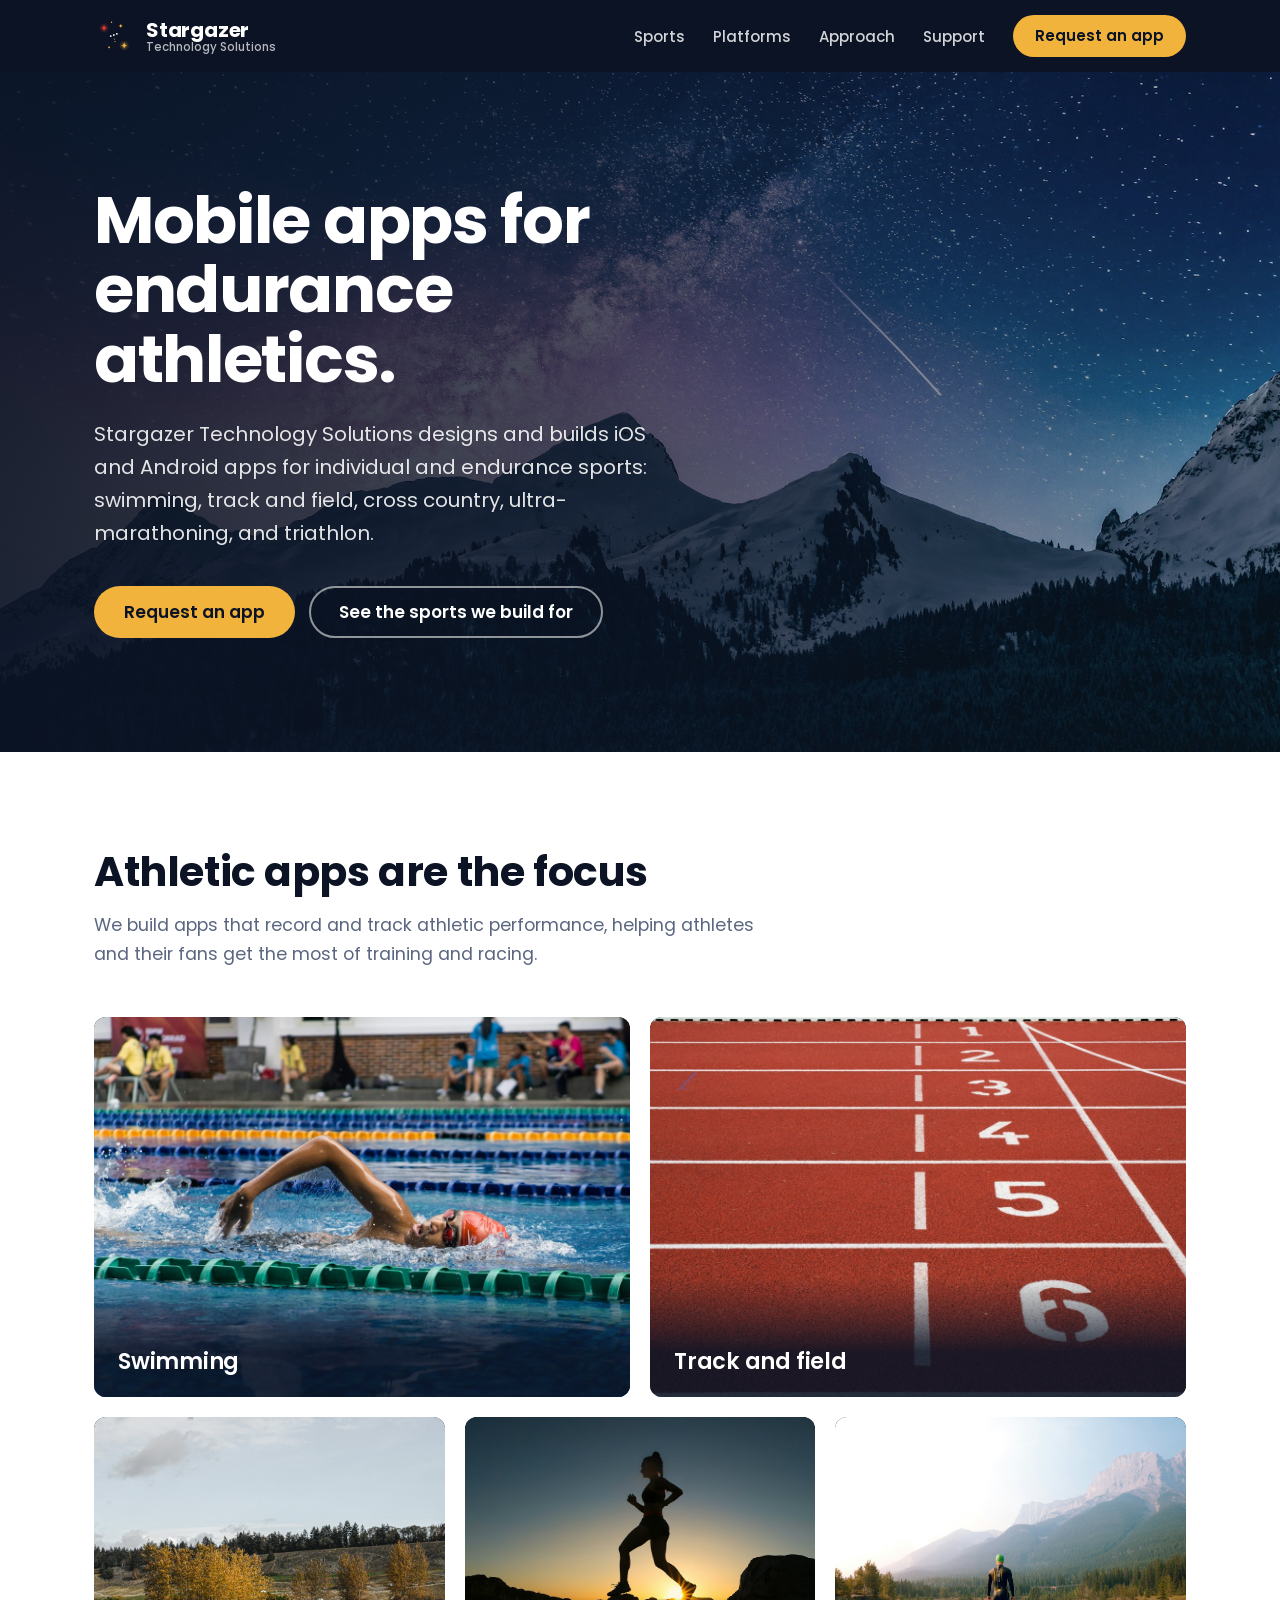
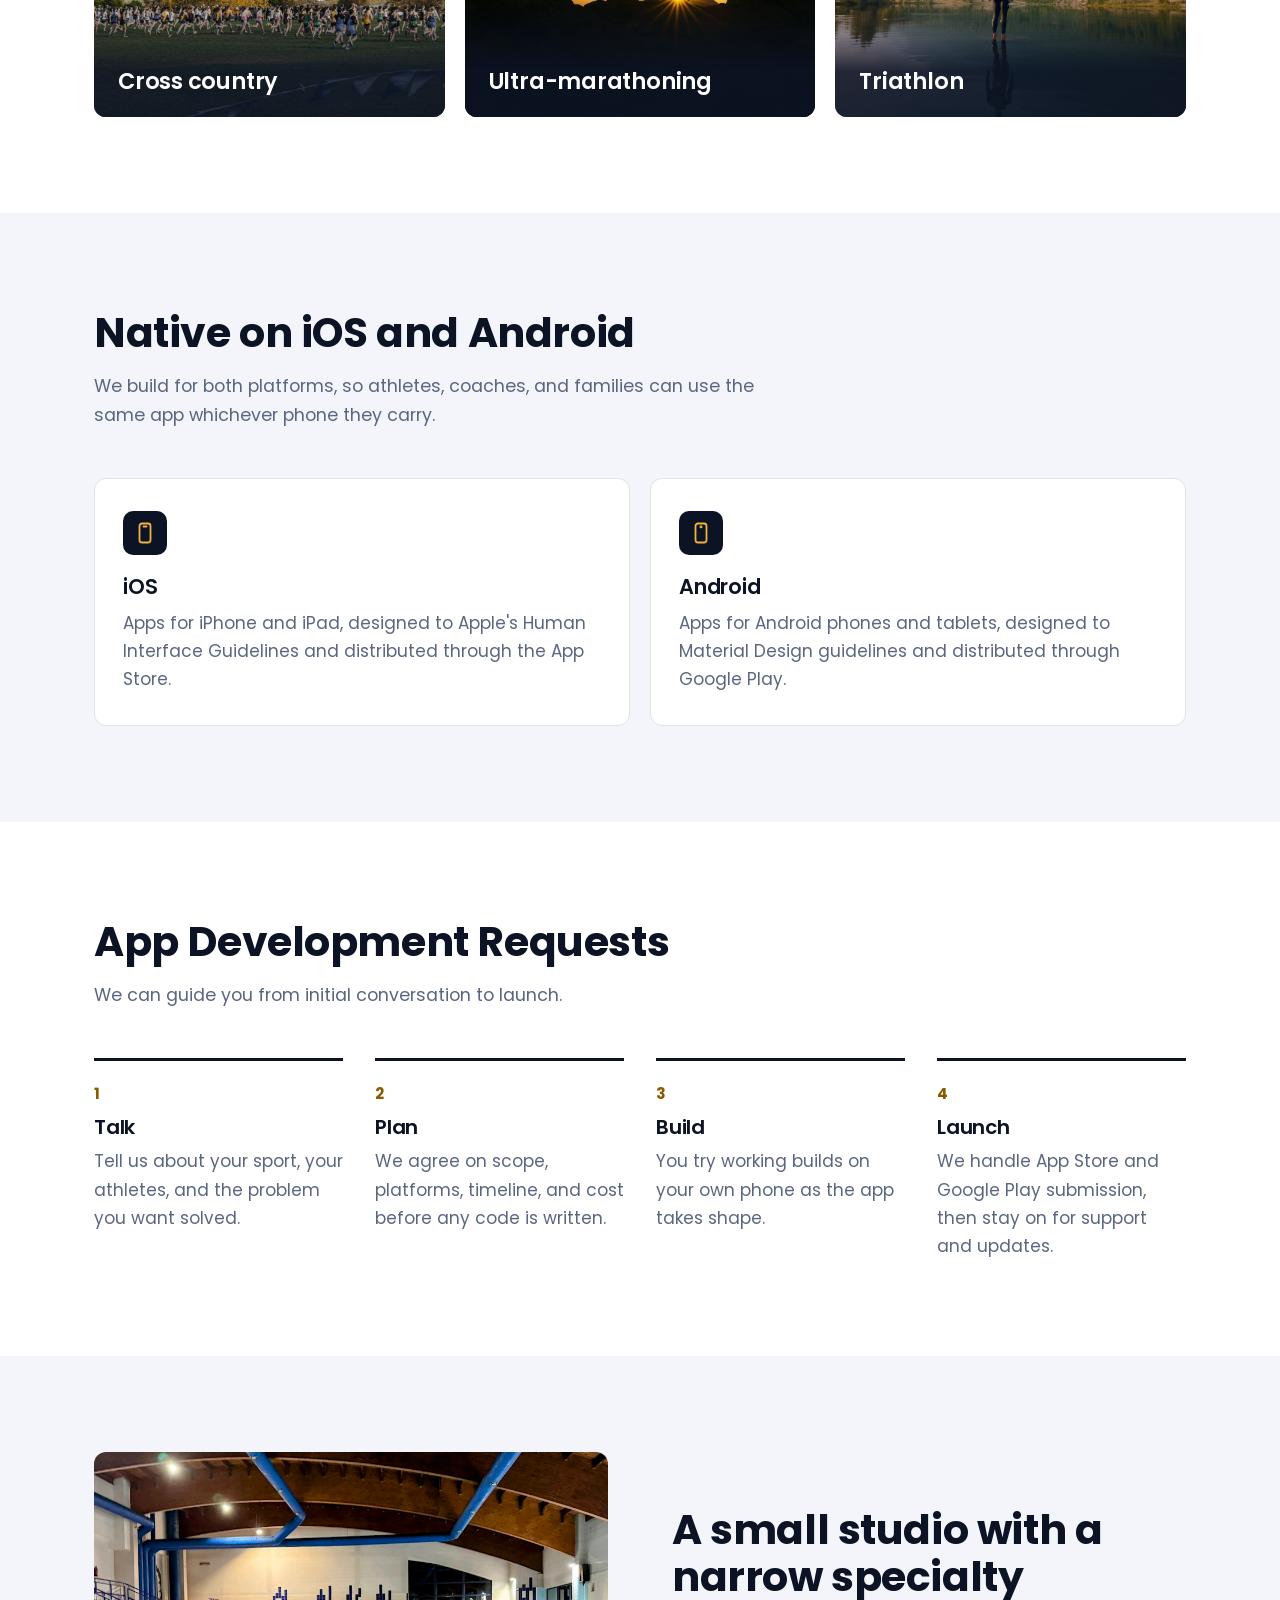
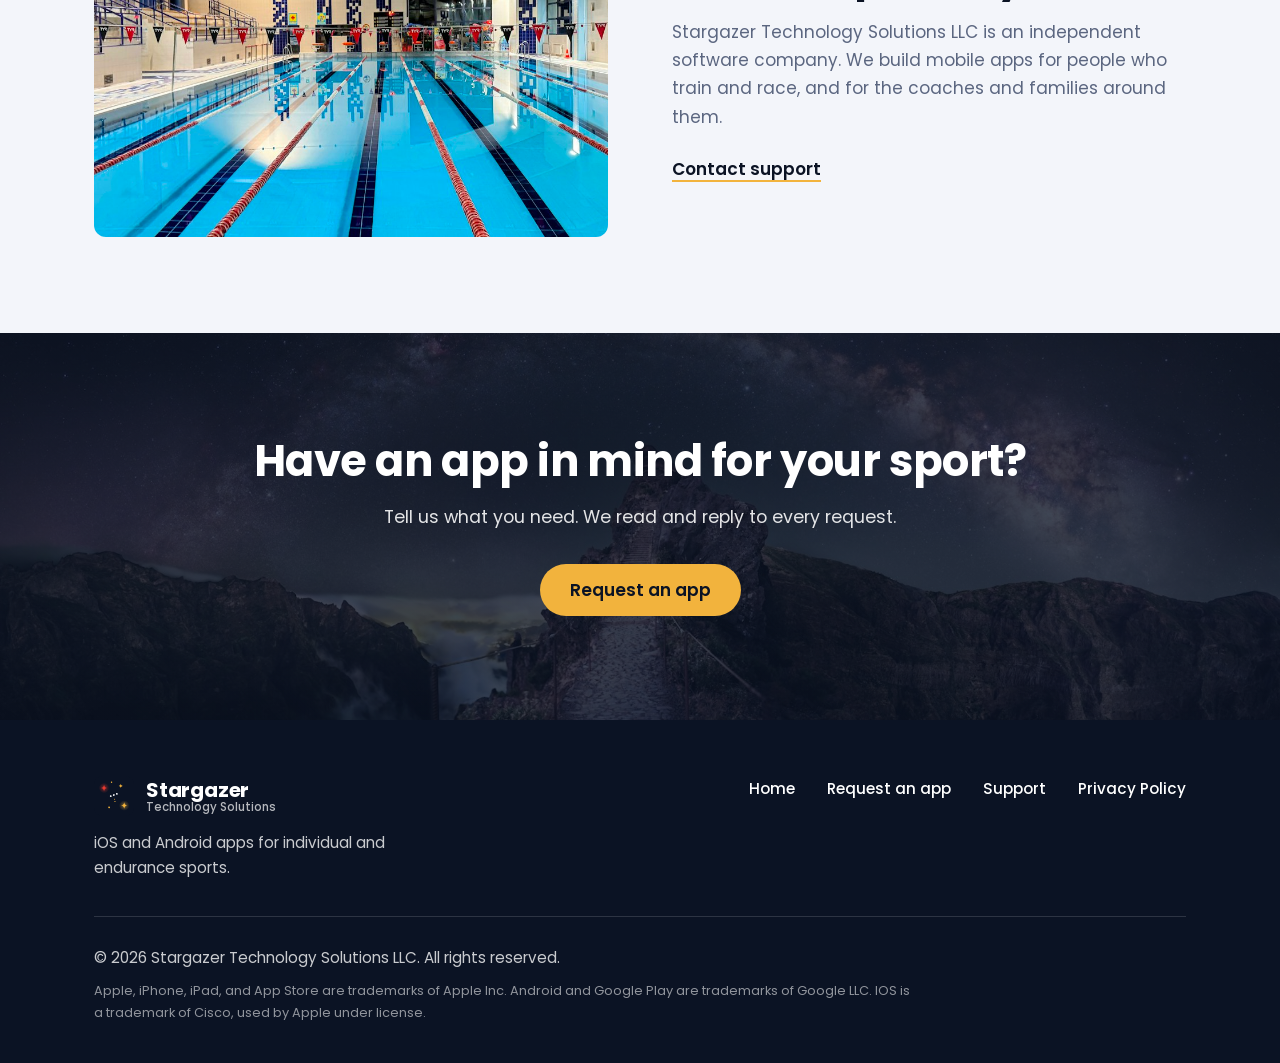
<file: index.html>
<!DOCTYPE html>
<html lang="en">
<head>
<meta charset="UTF-8">
<meta name="viewport" content="width=device-width, initial-scale=1.0">
<title>Stargazer Technology Solutions | Mobile apps for endurance sports</title>
<meta name="description" content="Stargazer Technology Solutions LLC designs and builds iOS and Android apps for swimming, track and field, cross country, ultra-marathoning, and triathlon.">
<meta property="og:type" content="website">
<meta property="og:title" content="Stargazer Technology Solutions">
<meta property="og:description" content="iOS and Android apps for individual and endurance sports.">
<meta name="theme-color" content="#0b1324">
<link rel="icon" href="favicon.svg" type="image/svg+xml">
<link rel="stylesheet" href="style.css">
</head>
<body>

<a class="skip-link" href="#main">Skip to content</a>

<header class="site-header">
  <div class="container header-inner">
    <a class="brand" href="index.html" aria-label="Stargazer Technology Solutions home">
      <img class="brand-mark" src="logo-orion.svg" alt="" width="40" height="40">
      <span class="brand-text">
        <span class="brand-name">Stargazer</span>
        <span class="brand-sub">Technology Solutions</span>
      </span>
    </a>
    <nav class="site-nav" aria-label="Main">
      <ul class="nav-links">
        <li><a href="#sports">Sports</a></li>
        <li><a href="#platforms">Platforms</a></li>
        <li><a href="#approach">Approach</a></li>
        <li><a href="contact.html">Support</a></li>
      </ul>
      <a class="btn btn-primary btn-small" href="request.html">Request an app</a>
    </nav>
  </div>
</header>

<main id="main">

  <section class="hero">
    <div class="container">
      <div class="hero-content">
        <h1>Mobile apps for endurance athletics.</h1>
        <p class="hero-lead">Stargazer Technology Solutions designs and builds iOS and Android apps for individual and endurance sports: swimming, track and field, cross country, ultra-marathoning, and triathlon.</p>
        <div class="hero-actions">
          <a class="btn btn-primary" href="request.html">Request an app</a>
          <a class="btn btn-ghost" href="#sports">See the sports we build for</a>
        </div>
      </div>
    </div>
  </section>

  <section class="section" id="sports">
    <div class="container">
      <div class="section-head">
        <h2>Athletic apps are the focus</h2>
        <p>We build apps that record and track athletic performance, helping athletes and their fans get the most of training and racing.</p>
      </div>
      <ul class="sports-grid">
        <li class="sport-card sport-card-wide">
          <img src="images/swimming.jpg" alt="A swimmer in a red cap racing freestyle at a swim meet" width="1200" height="800">
          <div class="sport-card-body">
            <h3>Swimming</h3>
          </div>
        </li>
        <li class="sport-card sport-card-wide">
          <img src="images/track-and-field.jpg" alt="Numbered lanes on a red running track" width="1200" height="788" loading="lazy">
          <div class="sport-card-body">
            <h3>Track and field</h3>
          </div>
        </li>
        <li class="sport-card">
          <img src="images/cross-country.jpg" alt="A large field of cross country runners crossing a grass course" width="1200" height="800" loading="lazy">
          <div class="sport-card-body">
            <h3>Cross country</h3>
          </div>
        </li>
        <li class="sport-card">
          <img src="images/ultra-marathon.jpg" alt="Silhouette of a runner on a rocky trail at sunrise" width="1200" height="787" loading="lazy">
          <div class="sport-card-body">
            <h3>Ultra-marathoning</h3>
          </div>
        </li>
        <li class="sport-card">
          <img src="images/triathlon.jpg" alt="An athlete in a wetsuit standing at the edge of a mountain lake" width="1200" height="900" loading="lazy">
          <div class="sport-card-body">
            <h3>Triathlon</h3>
          </div>
        </li>
      </ul>
    </div>
  </section>

  <section class="section section-mist" id="platforms">
    <div class="container">
      <div class="section-head">
        <h2>Native on iOS and Android</h2>
        <p>We build for both platforms, so athletes, coaches, and families can use the same app whichever phone they carry.</p>
      </div>
      <div class="platform-grid">
        <div class="platform-card">
          <svg class="platform-icon" viewBox="0 0 24 24" aria-hidden="true" focusable="false"><rect x="6.500" y="2.500" width="11" height="19" rx="2.500"/><path d="M10.500 5.500h3"/></svg>
          <h3>iOS</h3>
          <p>Apps for iPhone and iPad, designed to Apple's Human Interface Guidelines and distributed through the App Store.</p>
        </div>
        <div class="platform-card">
          <svg class="platform-icon" viewBox="0 0 24 24" aria-hidden="true" focusable="false"><rect x="6.500" y="2.500" width="11" height="19" rx="2.500"/><circle cx="12" cy="5.800" r="0.600"/></svg>
          <h3>Android</h3>
          <p>Apps for Android phones and tablets, designed to Material Design guidelines and distributed through Google Play.</p>
        </div>
      </div>
    </div>
  </section>

  <section class="section" id="approach">
    <div class="container">
      <div class="section-head">
        <h2>App Development Requests</h2>
        <p>We can guide you from initial conversation to launch.</p>
      </div>
      <ol class="steps">
        <li class="step">
          <h3>Talk</h3>
          <p>Tell us about your sport, your athletes, and the problem you want solved.</p>
        </li>
        <li class="step">
          <h3>Plan</h3>
          <p>We agree on scope, platforms, timeline, and cost before any code is written.</p>
        </li>
        <li class="step">
          <h3>Build</h3>
          <p>You try working builds on your own phone as the app takes shape.</p>
        </li>
        <li class="step">
          <h3>Launch</h3>
          <p>We handle App Store and Google Play submission, then stay on for support and updates.</p>
        </li>
      </ol>
    </div>
  </section>

  <section class="section section-mist" id="about">
    <div class="container split">
      <div class="split-media">
        <img src="images/competition-pool.jpg" alt="An indoor competition pool with lane lines and backstroke flags" width="1200" height="675" loading="lazy">
      </div>
      <div class="split-text">
        <h2>A small studio with a narrow specialty</h2>
        <p>Stargazer Technology Solutions LLC is an independent software company. We build mobile apps for people who train and race, and for the coaches and families around them.</p>
        <a class="text-link" href="contact.html">Contact support</a>
      </div>
    </div>
  </section>

  <section class="cta-band">
    <div class="container">
      <h2>Have an app in mind for your sport?</h2>
      <p>Tell us what you need. We read and reply to every request.</p>
      <a class="btn btn-primary" href="request.html">Request an app</a>
    </div>
  </section>

</main>

<footer class="site-footer">
  <div class="container">
    <div class="footer-top">
      <div class="footer-about">
        <a class="brand" href="index.html" aria-label="Stargazer Technology Solutions home">
          <img class="brand-mark" src="logo-orion.svg" alt="" width="40" height="40">
          <span class="brand-text">
            <span class="brand-name">Stargazer</span>
            <span class="brand-sub">Technology Solutions</span>
          </span>
        </a>
        <p>iOS and Android apps for individual and endurance sports.</p>
      </div>
      <nav aria-label="Footer">
        <ul class="footer-links">
          <li><a href="index.html">Home</a></li>
          <li><a href="request.html">Request an app</a></li>
          <li><a href="contact.html">Support</a></li>
          <li><a href="privacy.html">Privacy Policy</a></li>
        </ul>
      </nav>
    </div>
    <div class="footer-bottom">
      <p>&copy; 2026 Stargazer Technology Solutions LLC. All rights reserved.</p>
      <p class="footer-legal">Apple, iPhone, iPad, and App Store are trademarks of Apple Inc. Android and Google Play are trademarks of Google LLC. IOS is a trademark of Cisco, used by Apple under license.</p>
    </div>
  </div>
</footer>

</body>
</html>
</file>
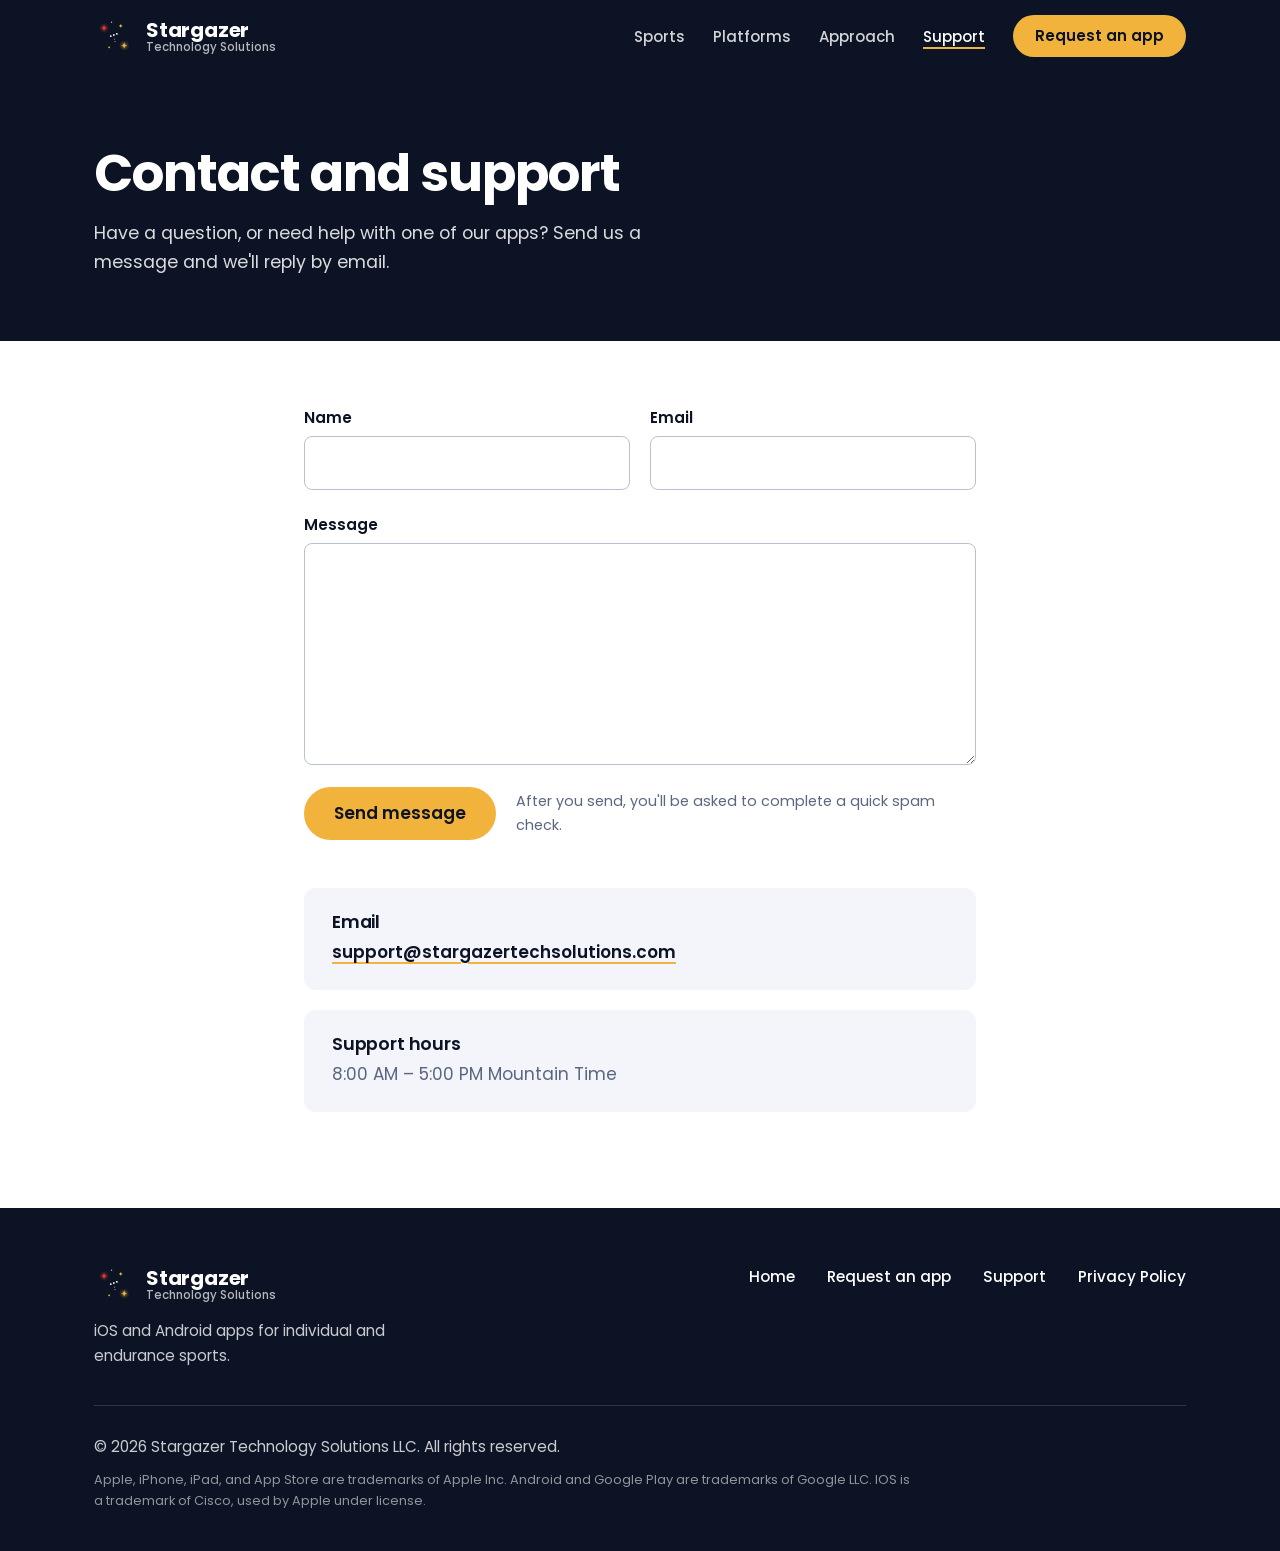
<file: contact.html>
<!DOCTYPE html>
<html lang="en">
<head>
<meta charset="UTF-8">
<meta name="viewport" content="width=device-width, initial-scale=1.0">
<title>Contact and support | Stargazer Technology Solutions</title>
<meta name="description" content="Contact Stargazer Technology Solutions LLC for questions and app support.">
<meta name="theme-color" content="#0b1324">
<link rel="icon" href="favicon.svg" type="image/svg+xml">
<link rel="stylesheet" href="style.css">
</head>
<body>

<a class="skip-link" href="#main">Skip to content</a>

<header class="site-header">
  <div class="container header-inner">
    <a class="brand" href="index.html" aria-label="Stargazer Technology Solutions home">
      <img class="brand-mark" src="logo-orion.svg" alt="" width="40" height="40">
      <span class="brand-text">
        <span class="brand-name">Stargazer</span>
        <span class="brand-sub">Technology Solutions</span>
      </span>
    </a>
    <nav class="site-nav" aria-label="Main">
      <ul class="nav-links">
        <li><a href="index.html#sports">Sports</a></li>
        <li><a href="index.html#platforms">Platforms</a></li>
        <li><a href="index.html#approach">Approach</a></li>
        <li><a href="contact.html" aria-current="page">Support</a></li>
      </ul>
      <a class="btn btn-primary btn-small" href="request.html">Request an app</a>
    </nav>
  </div>
</header>

<main id="main">

  <section class="page-hero">
    <div class="container">
      <h1>Contact and support</h1>
      <p>Have a question, or need help with one of our apps? Send us a message and we'll reply by email.</p>
    </div>
  </section>

  <section class="page-main">
    <div class="container narrow">
      <form class="form" action="https://formsubmit.co/brendan@stargazertechsolutions.com" method="POST">
        <input type="hidden" name="_subject" value="New support request — Stargazer Technology Solutions">
        <input type="hidden" name="_template" value="table">
        <input type="hidden" name="_captcha" value="true">
        <input type="text" name="_honey" class="hp-field" tabindex="-1" autocomplete="off" aria-hidden="true">

        <div class="form-field">
          <label for="name">Name</label>
          <input type="text" id="name" name="name" autocomplete="name" required>
        </div>

        <div class="form-field">
          <label for="email">Email</label>
          <input type="email" id="email" name="email" autocomplete="email" required>
        </div>

        <div class="form-field form-field-full">
          <label for="message">Message</label>
          <textarea id="message" name="message" rows="7" required></textarea>
        </div>

        <div class="form-actions">
          <button type="submit" class="btn btn-primary">Send message</button>
          <p class="form-note">After you send, you'll be asked to complete a quick spam check.</p>
        </div>
      </form>

      <div class="info-box">
        <h2>Email</h2>
        <p><a href="mailto:support@stargazertechsolutions.com">support@stargazertechsolutions.com</a></p>
      </div>

      <div class="info-box">
        <h2>Support hours</h2>
        <p>8:00 AM &ndash; 5:00 PM Mountain Time</p>
      </div>
    </div>
  </section>

</main>

<footer class="site-footer">
  <div class="container">
    <div class="footer-top">
      <div class="footer-about">
        <a class="brand" href="index.html" aria-label="Stargazer Technology Solutions home">
          <img class="brand-mark" src="logo-orion.svg" alt="" width="40" height="40">
          <span class="brand-text">
            <span class="brand-name">Stargazer</span>
            <span class="brand-sub">Technology Solutions</span>
          </span>
        </a>
        <p>iOS and Android apps for individual and endurance sports.</p>
      </div>
      <nav aria-label="Footer">
        <ul class="footer-links">
          <li><a href="index.html">Home</a></li>
          <li><a href="request.html">Request an app</a></li>
          <li><a href="contact.html">Support</a></li>
          <li><a href="privacy.html">Privacy Policy</a></li>
        </ul>
      </nav>
    </div>
    <div class="footer-bottom">
      <p>&copy; 2026 Stargazer Technology Solutions LLC. All rights reserved.</p>
      <p class="footer-legal">Apple, iPhone, iPad, and App Store are trademarks of Apple Inc. Android and Google Play are trademarks of Google LLC. IOS is a trademark of Cisco, used by Apple under license.</p>
    </div>
  </div>
</footer>

</body>
</html>
</file>
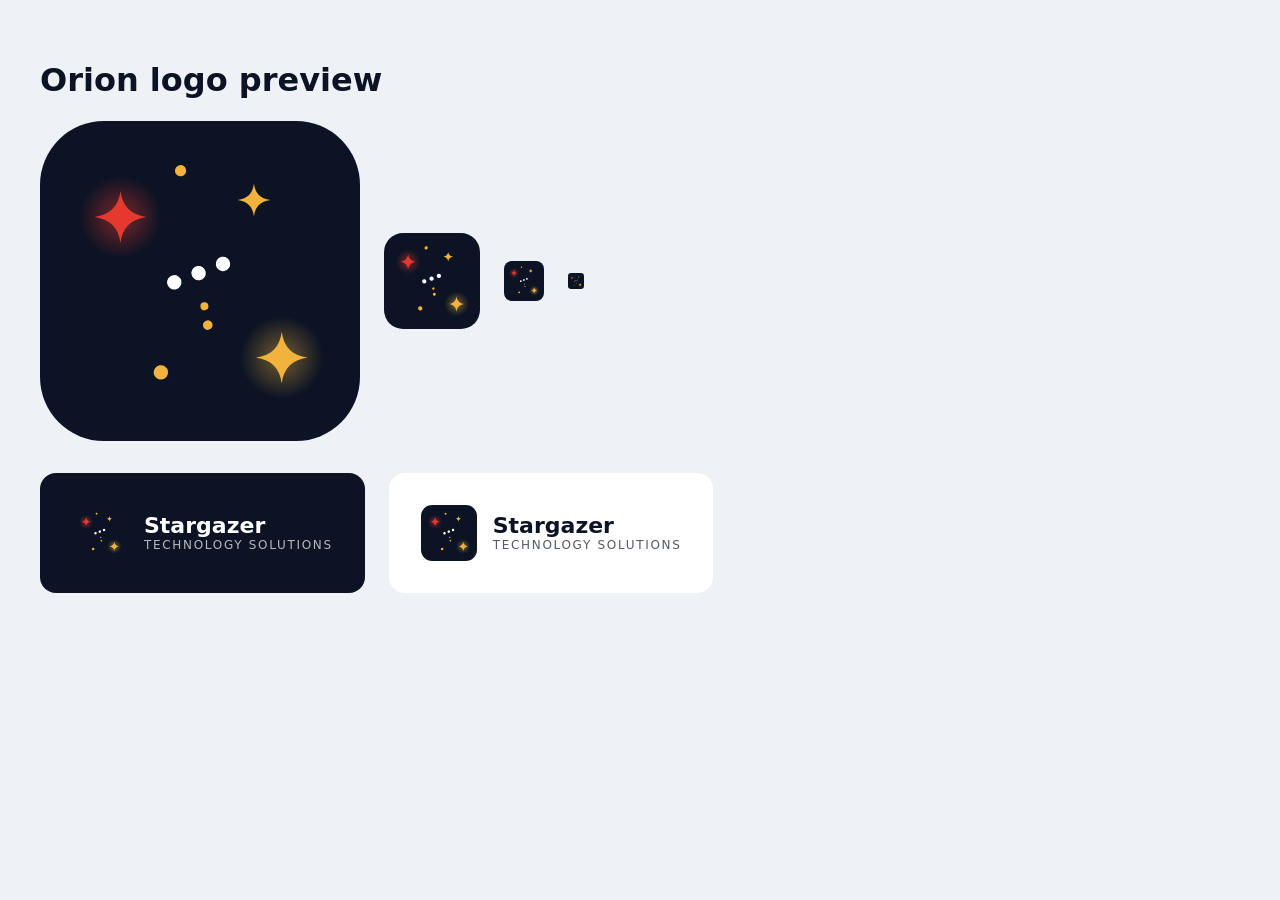
<file: logo-preview.html>
<!DOCTYPE html>
<html lang="en">
<head>
<meta charset="UTF-8">
<meta name="viewport" content="width=device-width, initial-scale=1.0">
<title>Logo preview (not part of the site)</title>
<style>
  body { font-family: Poppins, Gellix, system-ui, sans-serif; margin: 0; padding: 40px; background: #eef1f6; color: #0b1324; }
  .row { display: flex; gap: 24px; flex-wrap: wrap; align-items: center; margin-bottom: 32px; }
  .panel { padding: 32px; border-radius: 16px; display: flex; align-items: center; gap: 16px; }
  .light { background: #fff; } .dark { background: #0b1324; color: #fff; }
  .name { font-weight: 700; font-size: 22px; line-height: 1.1; }
  .sub { font-size: 12px; letter-spacing: .14em; text-transform: uppercase; opacity: .7; }
</style>
</head>
<body>
<h1>Orion logo preview</h1>
<div class="row">
  <img src="logo-orion.svg" width="320" height="320" alt="Orion logo, large">
  <img src="logo-orion.svg" width="96" height="96" alt="Orion logo, medium">
  <img src="logo-orion.svg" width="40" height="40" alt="Orion logo, header size">
  <img src="logo-orion.svg" width="16" height="16" alt="Orion logo, favicon size">
</div>
<div class="row">
  <div class="panel dark"><img src="logo-orion.svg" width="56" height="56" alt=""><div><div class="name">Stargazer</div><div class="sub">Technology Solutions</div></div></div>
  <div class="panel light"><img src="logo-orion.svg" width="56" height="56" alt=""><div><div class="name">Stargazer</div><div class="sub">Technology Solutions</div></div></div>
</div>
</body>
</html>
</file>
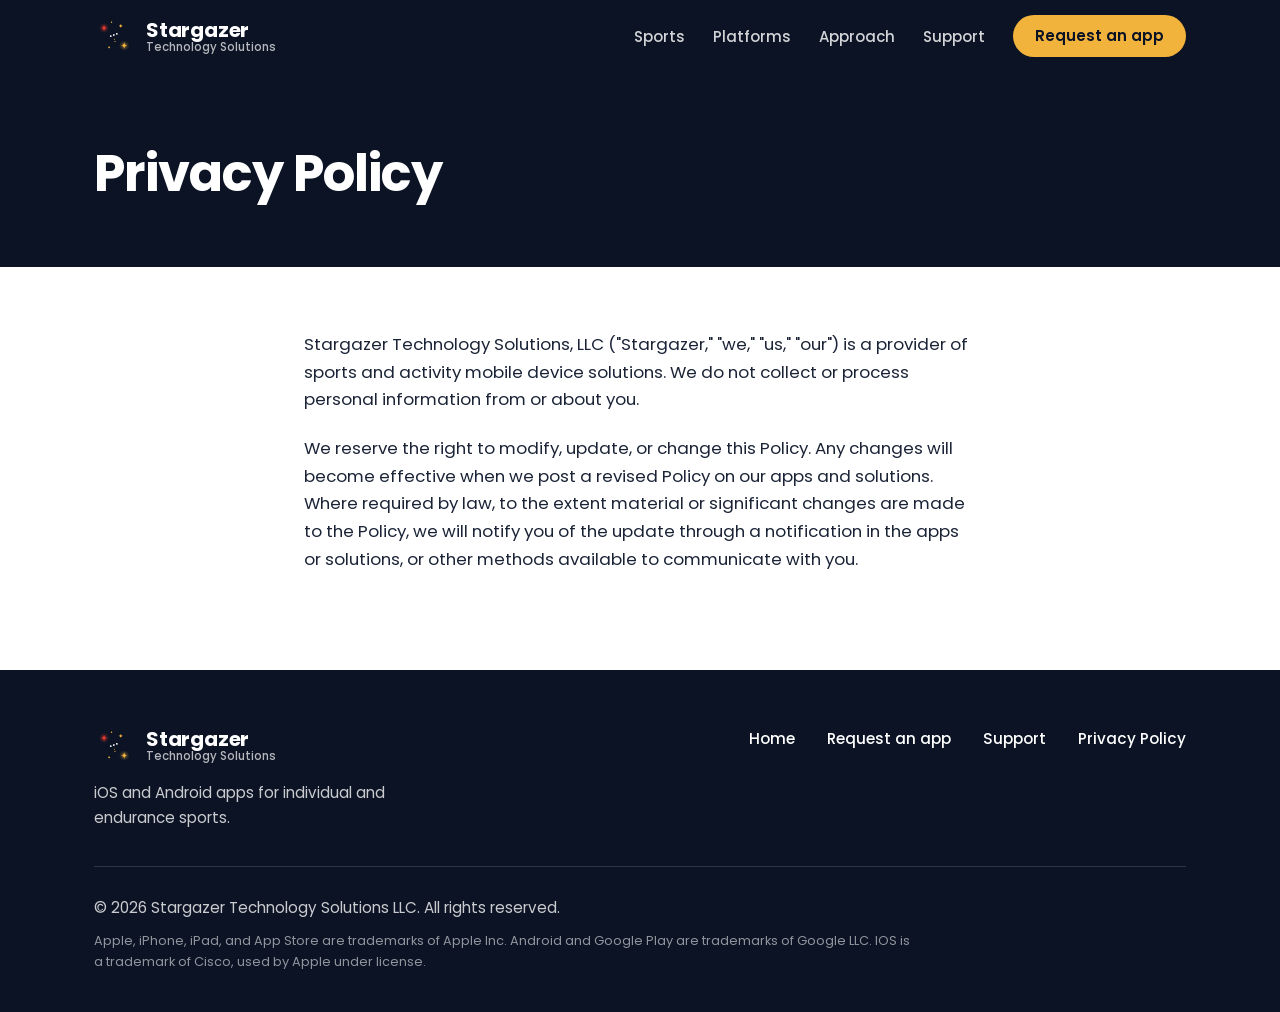
<file: privacy.html>
<!DOCTYPE html>
<html lang="en">
<head>
<meta charset="UTF-8">
<meta name="viewport" content="width=device-width, initial-scale=1.0">
<title>Privacy Policy | Stargazer Technology Solutions</title>
<meta name="description" content="Privacy Policy for Stargazer Technology Solutions, LLC apps and solutions.">
<meta name="theme-color" content="#0b1324">
<link rel="icon" href="favicon.svg" type="image/svg+xml">
<link rel="stylesheet" href="style.css">
</head>
<body>

<a class="skip-link" href="#main">Skip to content</a>

<header class="site-header">
  <div class="container header-inner">
    <a class="brand" href="index.html" aria-label="Stargazer Technology Solutions home">
      <img class="brand-mark" src="logo-orion.svg" alt="" width="40" height="40">
      <span class="brand-text">
        <span class="brand-name">Stargazer</span>
        <span class="brand-sub">Technology Solutions</span>
      </span>
    </a>
    <nav class="site-nav" aria-label="Main">
      <ul class="nav-links">
        <li><a href="index.html#sports">Sports</a></li>
        <li><a href="index.html#platforms">Platforms</a></li>
        <li><a href="index.html#approach">Approach</a></li>
        <li><a href="contact.html">Support</a></li>
      </ul>
      <a class="btn btn-primary btn-small" href="request.html">Request an app</a>
    </nav>
  </div>
</header>

<main id="main">

  <section class="page-hero">
    <div class="container">
      <h1>Privacy Policy</h1>
    </div>
  </section>

  <section class="page-main">
    <div class="container narrow prose">
      <p>Stargazer Technology Solutions, LLC ("Stargazer," "we," "us," "our") is a provider of sports and activity mobile device solutions. We do not collect or process personal information from or about you.</p>
      <p>We reserve the right to modify, update, or change this Policy. Any changes will become effective when we post a revised Policy on our apps and solutions. Where required by law, to the extent material or significant changes are made to the Policy, we will notify you of the update through a notification in the apps or solutions, or other methods available to communicate with you.</p>
    </div>
  </section>

</main>

<footer class="site-footer">
  <div class="container">
    <div class="footer-top">
      <div class="footer-about">
        <a class="brand" href="index.html" aria-label="Stargazer Technology Solutions home">
          <img class="brand-mark" src="logo-orion.svg" alt="" width="40" height="40">
          <span class="brand-text">
            <span class="brand-name">Stargazer</span>
            <span class="brand-sub">Technology Solutions</span>
          </span>
        </a>
        <p>iOS and Android apps for individual and endurance sports.</p>
      </div>
      <nav aria-label="Footer">
        <ul class="footer-links">
          <li><a href="index.html">Home</a></li>
          <li><a href="request.html">Request an app</a></li>
          <li><a href="contact.html">Support</a></li>
          <li><a href="privacy.html" aria-current="page">Privacy Policy</a></li>
        </ul>
      </nav>
    </div>
    <div class="footer-bottom">
      <p>&copy; 2026 Stargazer Technology Solutions LLC. All rights reserved.</p>
      <p class="footer-legal">Apple, iPhone, iPad, and App Store are trademarks of Apple Inc. Android and Google Play are trademarks of Google LLC. IOS is a trademark of Cisco, used by Apple under license.</p>
    </div>
  </div>
</footer>

</body>
</html>
</file>
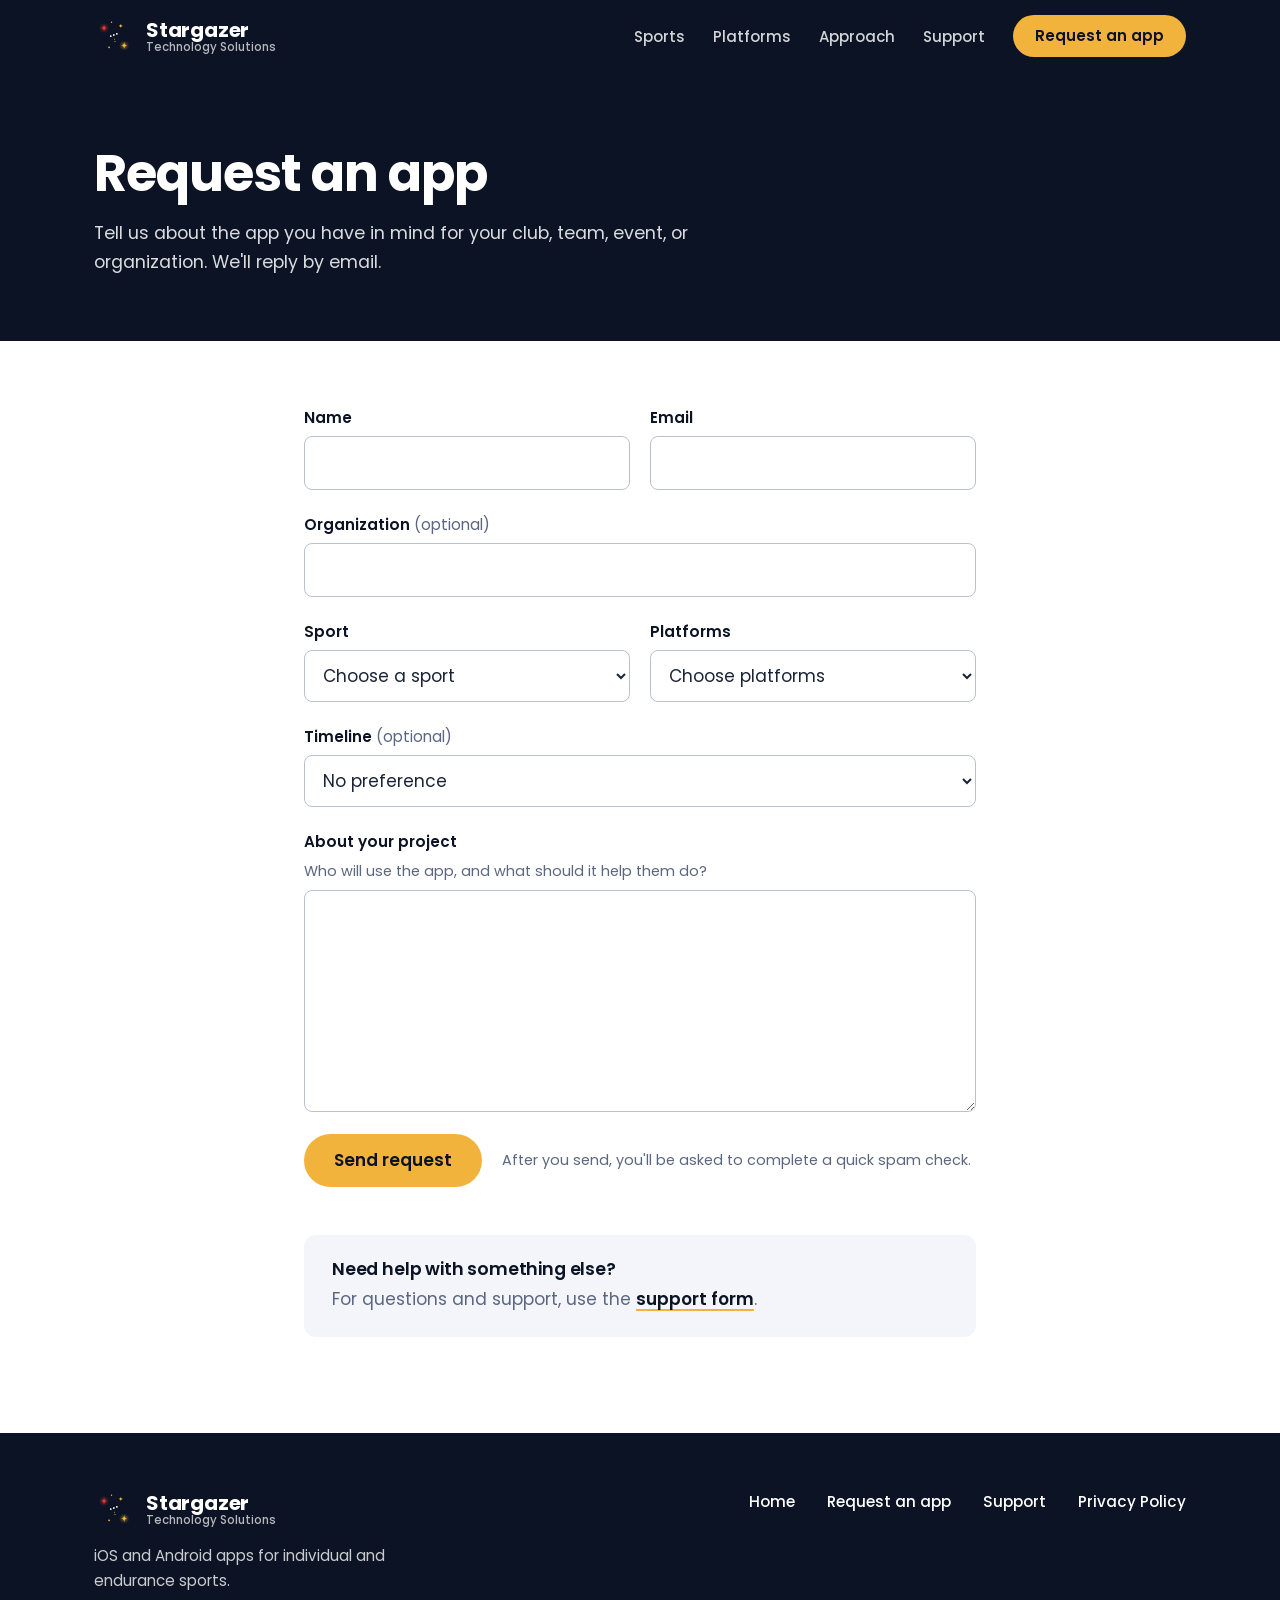
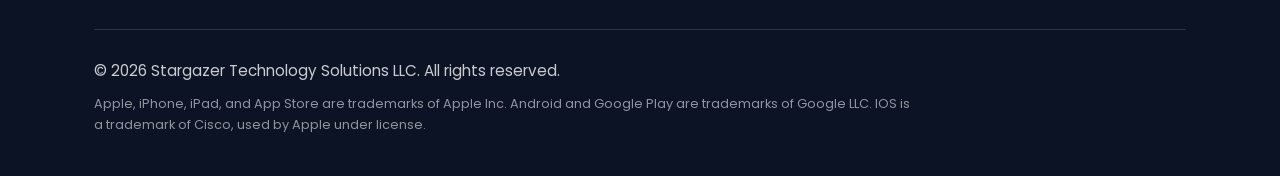
<file: request.html>
<!DOCTYPE html>
<html lang="en">
<head>
<meta charset="UTF-8">
<meta name="viewport" content="width=device-width, initial-scale=1.0">
<title>Request an app | Stargazer Technology Solutions</title>
<meta name="description" content="Request iOS and Android app development from Stargazer Technology Solutions LLC for swimming, track and field, cross country, ultra-marathoning, or triathlon.">
<meta name="theme-color" content="#0b1324">
<link rel="icon" href="favicon.svg" type="image/svg+xml">
<link rel="stylesheet" href="style.css">
</head>
<body>

<a class="skip-link" href="#main">Skip to content</a>

<header class="site-header">
  <div class="container header-inner">
    <a class="brand" href="index.html" aria-label="Stargazer Technology Solutions home">
      <img class="brand-mark" src="logo-orion.svg" alt="" width="40" height="40">
      <span class="brand-text">
        <span class="brand-name">Stargazer</span>
        <span class="brand-sub">Technology Solutions</span>
      </span>
    </a>
    <nav class="site-nav" aria-label="Main">
      <ul class="nav-links">
        <li><a href="index.html#sports">Sports</a></li>
        <li><a href="index.html#platforms">Platforms</a></li>
        <li><a href="index.html#approach">Approach</a></li>
        <li><a href="contact.html">Support</a></li>
      </ul>
      <a class="btn btn-primary btn-small" href="request.html" aria-current="page">Request an app</a>
    </nav>
  </div>
</header>

<main id="main">

  <section class="page-hero">
    <div class="container">
      <h1>Request an app</h1>
      <p>Tell us about the app you have in mind for your club, team, event, or organization. We'll reply by email.</p>
    </div>
  </section>

  <section class="page-main">
    <div class="container narrow">
      <form class="form" action="https://formsubmit.co/brendan@stargazertechsolutions.com" method="POST">
        <input type="hidden" name="_subject" value="New app development request — Stargazer Technology Solutions">
        <input type="hidden" name="_template" value="table">
        <input type="hidden" name="_captcha" value="true">
        <input type="text" name="_honey" class="hp-field" tabindex="-1" autocomplete="off" aria-hidden="true">

        <div class="form-field">
          <label for="name">Name</label>
          <input type="text" id="name" name="name" autocomplete="name" required>
        </div>

        <div class="form-field">
          <label for="email">Email</label>
          <input type="email" id="email" name="email" autocomplete="email" required>
        </div>

        <div class="form-field form-field-full">
          <label for="organization">Organization <span class="optional">(optional)</span></label>
          <input type="text" id="organization" name="organization" autocomplete="organization">
        </div>

        <div class="form-field">
          <label for="sport">Sport</label>
          <select id="sport" name="sport" required>
            <option value="" selected disabled>Choose a sport</option>
            <option>Swimming</option>
            <option>Track and field</option>
            <option>Cross country</option>
            <option>Ultra-marathoning</option>
            <option>Triathlon</option>
            <option>Another sport</option>
          </select>
        </div>

        <div class="form-field">
          <label for="platforms">Platforms</label>
          <select id="platforms" name="platforms" required>
            <option value="" selected disabled>Choose platforms</option>
            <option>iOS and Android</option>
            <option>iOS only</option>
            <option>Android only</option>
            <option>Not sure yet</option>
          </select>
        </div>

        <div class="form-field form-field-full">
          <label for="timeline">Timeline <span class="optional">(optional)</span></label>
          <select id="timeline" name="timeline">
            <option value="" selected>No preference</option>
            <option>As soon as possible</option>
            <option>Within 3 months</option>
            <option>In 3 to 6 months</option>
            <option>More than 6 months out</option>
          </select>
        </div>

        <div class="form-field form-field-full">
          <label for="project">About your project</label>
          <span class="form-hint" id="project-hint">Who will use the app, and what should it help them do?</span>
          <textarea id="project" name="project" rows="7" aria-describedby="project-hint" required></textarea>
        </div>

        <div class="form-actions">
          <button type="submit" class="btn btn-primary">Send request</button>
          <p class="form-note">After you send, you'll be asked to complete a quick spam check.</p>
        </div>
      </form>

      <div class="info-box">
        <h2>Need help with something else?</h2>
        <p>For questions and support, use the <a href="contact.html">support form</a>.</p>
      </div>
    </div>
  </section>

</main>

<footer class="site-footer">
  <div class="container">
    <div class="footer-top">
      <div class="footer-about">
        <a class="brand" href="index.html" aria-label="Stargazer Technology Solutions home">
          <img class="brand-mark" src="logo-orion.svg" alt="" width="40" height="40">
          <span class="brand-text">
            <span class="brand-name">Stargazer</span>
            <span class="brand-sub">Technology Solutions</span>
          </span>
        </a>
        <p>iOS and Android apps for individual and endurance sports.</p>
      </div>
      <nav aria-label="Footer">
        <ul class="footer-links">
          <li><a href="index.html">Home</a></li>
          <li><a href="request.html">Request an app</a></li>
          <li><a href="contact.html">Support</a></li>
          <li><a href="privacy.html">Privacy Policy</a></li>
        </ul>
      </nav>
    </div>
    <div class="footer-bottom">
      <p>&copy; 2026 Stargazer Technology Solutions LLC. All rights reserved.</p>
      <p class="footer-legal">Apple, iPhone, iPad, and App Store are trademarks of Apple Inc. Android and Google Play are trademarks of Google LLC. IOS is a trademark of Cisco, used by Apple under license.</p>
    </div>
  </div>
</footer>

</body>
</html>
</file>
<file: style.css>
@font-face {
  font-family: 'Poppins';
  src: url('fonts/Poppins-Regular.ttf') format('truetype');
  font-weight: 400;
  font-display: swap;
}

@font-face {
  font-family: 'Poppins';
  src: url('fonts/Poppins-Medium.ttf') format('truetype');
  font-weight: 500;
  font-display: swap;
}

@font-face {
  font-family: 'Poppins';
  src: url('fonts/Poppins-SemiBold.ttf') format('truetype');
  font-weight: 600;
  font-display: swap;
}

@font-face {
  font-family: 'Poppins';
  src: url('fonts/Poppins-Bold.ttf') format('truetype');
  font-weight: 700;
  font-display: swap;
}

:root {
  --ink: #0b1324;
  --ink-soft: #152039;
  --paper: #ffffff;
  --mist: #f3f5fa;
  --line: #dde2ec;
  --text: #1b2437;
  --muted: #5b6680;
  --gold: #f2b33d;
  --gold-bright: #ffc85c;
  --gold-deep: #8a5a00;
  --radius: 12px;
  --container: 1140px;
}

*,
*::before,
*::after {
  box-sizing: border-box;
}

html {
  scroll-behavior: smooth;
  -webkit-text-size-adjust: 100%;
}

body {
  margin: 0;
  font-family: 'Gellix', 'Poppins', system-ui, -apple-system, 'Segoe UI', Roboto, Helvetica, Arial, sans-serif;
  font-size: 17px;
  line-height: 1.65;
  color: var(--text);
  background: var(--paper);
}

h1, h2, h3, p, ul, ol, figure {
  margin: 0;
}

h1, h2, h3 {
  color: var(--ink);
  line-height: 1.15;
  letter-spacing: -0.01em;
}

img, svg {
  display: block;
  max-width: 100%;
}

img {
  height: auto;
}

a {
  color: inherit;
}

:focus-visible {
  outline: 3px solid var(--gold);
  outline-offset: 3px;
  border-radius: 4px;
}

.skip-link {
  position: absolute;
  left: 16px;
  top: -60px;
  z-index: 100;
  padding: 10px 16px;
  background: var(--gold);
  color: var(--ink);
  font-weight: 600;
  border-radius: 8px;
  text-decoration: none;
}

.skip-link:focus {
  top: 12px;
}

.container {
  width: 100%;
  max-width: var(--container);
  margin: 0 auto;
  padding: 0 24px;
}

/* ---------- Buttons ---------- */

.btn {
  display: inline-block;
  padding: 14px 28px;
  border: 2px solid transparent;
  border-radius: 999px;
  font: inherit;
  font-weight: 600;
  line-height: 1.2;
  text-decoration: none;
  cursor: pointer;
  transition: background-color 150ms ease, border-color 150ms ease, color 150ms ease;
}

.btn-primary {
  background: var(--gold);
  color: var(--ink);
}

.btn-primary:hover {
  background: var(--gold-bright);
}

.btn-ghost {
  border-color: rgba(255, 255, 255, 0.55);
  color: #ffffff;
}

.btn-ghost:hover {
  border-color: #ffffff;
  background: rgba(255, 255, 255, 0.1);
}

.btn-small {
  padding: 10px 20px;
  font-size: 15px;
}

/* ---------- Header ---------- */

.site-header {
  position: sticky;
  top: 0;
  z-index: 50;
  background: var(--ink);
  color: #ffffff;
}

.header-inner {
  display: flex;
  align-items: center;
  justify-content: space-between;
  gap: 24px;
  min-height: 72px;
}

.brand {
  display: flex;
  align-items: center;
  gap: 12px;
  color: #ffffff;
  text-decoration: none;
}

.brand-mark {
  width: 40px;
  height: 40px;
  flex: none;
}

.brand-text {
  display: flex;
  flex-direction: column;
  line-height: 1.1;
}

.brand-name {
  font-size: 20px;
  font-weight: 700;
  letter-spacing: -0.01em;
}

.brand-sub {
  font-size: 11.5px;
  font-weight: 500;
  color: rgba(255, 255, 255, 0.7);
}

.site-nav {
  display: flex;
  align-items: center;
  gap: 28px;
}

.nav-links {
  display: flex;
  align-items: center;
  gap: 28px;
  padding: 0;
  list-style: none;
}

.nav-links a {
  font-size: 15px;
  font-weight: 500;
  color: rgba(255, 255, 255, 0.82);
  text-decoration: none;
}

.nav-links a:hover,
.nav-links a[aria-current="page"] {
  color: #ffffff;
}

.nav-links a[aria-current="page"] {
  box-shadow: 0 2px 0 var(--gold);
}

/* ---------- Home hero ---------- */

.hero {
  position: relative;
  display: flex;
  align-items: center;
  min-height: min(680px, 86vh);
  padding: 96px 0;
  color: #ffffff;
  background-color: var(--ink);
  background-image:
    linear-gradient(90deg, rgba(11, 19, 36, 0.92) 0%, rgba(11, 19, 36, 0.72) 45%, rgba(11, 19, 36, 0.2) 100%),
    url('images/hero-night-sky.jpg');
  background-size: cover;
  background-position: center 40%;
}

.hero-content {
  max-width: 660px;
}

.hero h1 {
  color: #ffffff;
  font-size: clamp(2.5rem, 5.6vw, 4.1rem);
  font-weight: 700;
  line-height: 1.06;
  letter-spacing: -0.02em;
}

.hero-lead {
  margin-top: 24px;
  max-width: 560px;
  font-size: clamp(1.05rem, 1.6vw, 1.25rem);
  color: rgba(255, 255, 255, 0.88);
}

.hero-actions {
  display: flex;
  flex-wrap: wrap;
  gap: 14px;
  margin-top: 36px;
}

/* ---------- Sections ---------- */

.section {
  padding: 96px 0;
}

.section-mist {
  background: var(--mist);
}

.section-head {
  max-width: 680px;
  margin-bottom: 48px;
}

.section-head h2,
.split-text h2 {
  font-size: clamp(1.8rem, 3.2vw, 2.6rem);
  font-weight: 700;
}

.section-head p {
  margin-top: 16px;
  font-size: 1.1rem;
  color: var(--muted);
}

/* ---------- Sports grid ---------- */

.sports-grid {
  display: grid;
  grid-template-columns: repeat(6, 1fr);
  gap: 20px;
  padding: 0;
  list-style: none;
}

.sport-card {
  position: relative;
  grid-column: span 2;
  min-height: 300px;
  overflow: hidden;
  border-radius: var(--radius);
  background: var(--ink);
}

.sport-card-wide {
  grid-column: span 3;
  min-height: 380px;
}

.sport-card img {
  position: absolute;
  inset: 0;
  width: 100%;
  height: 100%;
  object-fit: cover;
}

.sport-card-body {
  position: absolute;
  left: 0;
  right: 0;
  bottom: 0;
  padding: 72px 24px 22px;
  color: #ffffff;
  background: linear-gradient(180deg, rgba(11, 19, 36, 0) 0%, rgba(11, 19, 36, 0.88) 62%);
}

.sport-card h3 {
  color: #ffffff;
  font-size: 1.4rem;
  font-weight: 600;
}

.sport-card p {
  margin-top: 6px;
  font-size: 0.95rem;
  line-height: 1.5;
  color: rgba(255, 255, 255, 0.86);
}

/* ---------- Platform cards ---------- */

.platform-grid {
  display: grid;
  grid-template-columns: repeat(2, 1fr);
  gap: 20px;
}

.platform-card {
  padding: 32px 28px;
  background: var(--paper);
  border: 1px solid var(--line);
  border-radius: var(--radius);
}

.platform-icon {
  width: 44px;
  height: 44px;
  margin-bottom: 20px;
  padding: 10px;
  border-radius: 10px;
  background: var(--ink);
  stroke: var(--gold);
  fill: none;
  stroke-width: 1.8;
  stroke-linecap: round;
  stroke-linejoin: round;
}

.platform-card h3 {
  font-size: 1.3rem;
  font-weight: 600;
}

.platform-card p {
  margin-top: 10px;
  color: var(--muted);
}

/* ---------- Process steps ---------- */

.steps {
  display: grid;
  grid-template-columns: repeat(4, 1fr);
  gap: 32px;
  padding: 0;
  list-style: none;
  counter-reset: step;
}

.step {
  counter-increment: step;
  padding-top: 20px;
  border-top: 3px solid var(--ink);
}

.step::before {
  content: counter(step);
  display: block;
  margin-bottom: 10px;
  font-size: 0.95rem;
  font-weight: 700;
  color: var(--gold-deep);
}

.step h3 {
  font-size: 1.25rem;
  font-weight: 600;
}

.step p {
  margin-top: 8px;
  color: var(--muted);
}

/* ---------- Split (photo + text) ---------- */

.split {
  display: grid;
  grid-template-columns: 1fr 1fr;
  gap: 64px;
  align-items: center;
}

.split-media img {
  width: 100%;
  aspect-ratio: 4 / 3;
  object-fit: cover;
  border-radius: var(--radius);
}

.split-text p {
  margin-top: 18px;
  color: var(--muted);
}

.split-text .btn {
  margin-top: 28px;
}

.text-link {
  display: inline-block;
  margin-top: 24px;
  font-weight: 600;
  color: var(--ink);
  text-decoration: underline;
  text-decoration-color: var(--gold);
  text-decoration-thickness: 2px;
  text-underline-offset: 5px;
}

.text-link:hover {
  text-decoration-color: var(--ink);
}

/* ---------- Call to action band ---------- */

.cta-band {
  padding: 104px 0;
  text-align: center;
  color: #ffffff;
  background-color: var(--ink);
  background-image:
    linear-gradient(180deg, rgba(11, 19, 36, 0.78), rgba(11, 19, 36, 0.78)),
    url('images/milky-way-path.jpg');
  background-size: cover;
  background-position: center;
}

.cta-band h2 {
  color: #ffffff;
  font-size: clamp(1.8rem, 3.4vw, 2.7rem);
  font-weight: 700;
}

.cta-band p {
  max-width: 520px;
  margin: 16px auto 0;
  font-size: 1.1rem;
  color: rgba(255, 255, 255, 0.88);
}

.cta-band .btn {
  margin-top: 32px;
}

/* ---------- Inner page header ---------- */

.page-hero {
  padding: 72px 0 64px;
  color: #ffffff;
  background: var(--ink);
}

.page-hero h1 {
  color: #ffffff;
  font-size: clamp(2.1rem, 4.4vw, 3.2rem);
  font-weight: 700;
  letter-spacing: -0.02em;
}

.page-hero p {
  max-width: 600px;
  margin-top: 16px;
  font-size: 1.1rem;
  color: rgba(255, 255, 255, 0.85);
}

.page-main {
  padding: 64px 0 96px;
}

.narrow {
  max-width: 720px;
}

/* ---------- Forms ---------- */

.form {
  display: grid;
  grid-template-columns: 1fr 1fr;
  gap: 22px 20px;
}

.form-field {
  display: flex;
  flex-direction: column;
  gap: 6px;
}

.form-field-full {
  grid-column: 1 / -1;
}

.form-field label {
  font-size: 0.95rem;
  font-weight: 600;
  color: var(--ink);
}

.optional {
  font-weight: 400;
  color: var(--muted);
}

.form-hint {
  font-size: 0.9rem;
  color: var(--muted);
}

.form-field input,
.form-field select,
.form-field textarea {
  width: 100%;
  padding: 12px 14px;
  font: inherit;
  color: var(--text);
  background: var(--paper);
  border: 1px solid #b9c1d1;
  border-radius: 8px;
}

.form-field textarea {
  min-height: 160px;
  resize: vertical;
}

.form-field input:focus,
.form-field select:focus,
.form-field textarea:focus {
  outline: 3px solid rgba(242, 179, 61, 0.55);
  outline-offset: 0;
  border-color: var(--ink);
}

.form-actions {
  grid-column: 1 / -1;
  display: flex;
  flex-wrap: wrap;
  align-items: center;
  gap: 16px 20px;
}

.form-note {
  flex: 1 1 260px;
  font-size: 0.9rem;
  color: var(--muted);
}

.hp-field {
  position: absolute;
  left: -10000px;
  width: 1px;
  height: 1px;
  overflow: hidden;
}

.info-box {
  margin-top: 48px;
  padding: 24px 28px;
  background: var(--mist);
  border-radius: var(--radius);
}

.info-box h2 {
  font-size: 1.1rem;
  font-weight: 600;
}

.info-box p {
  margin-top: 6px;
  color: var(--muted);
}

.info-box + .info-box {
  margin-top: 20px;
}

.info-box a {
  font-weight: 600;
  color: var(--ink);
  text-decoration: underline;
  text-decoration-color: var(--gold);
  text-decoration-thickness: 2px;
  text-underline-offset: 4px;
}

.info-box a:hover {
  text-decoration-color: var(--ink);
}

/* ---------- Prose (privacy policy) ---------- */

.prose p {
  max-width: 68ch;
  font-size: 1.05rem;
}

.prose p + p {
  margin-top: 1.25em;
}

/* ---------- Footer ---------- */

.site-footer {
  padding: 56px 0 40px;
  color: rgba(255, 255, 255, 0.78);
  background: var(--ink);
  font-size: 0.95rem;
}

.footer-top {
  display: flex;
  flex-wrap: wrap;
  justify-content: space-between;
  gap: 32px 48px;
  padding-bottom: 36px;
  border-bottom: 1px solid rgba(255, 255, 255, 0.14);
}

.footer-about {
  max-width: 340px;
}

.footer-about p {
  margin-top: 14px;
}

.footer-links {
  display: flex;
  flex-wrap: wrap;
  gap: 12px 32px;
  padding: 0;
  list-style: none;
}

.footer-links a {
  color: #ffffff;
  font-weight: 500;
  text-decoration: none;
}

.footer-links a:hover {
  text-decoration: underline;
  text-decoration-color: var(--gold);
  text-underline-offset: 4px;
}

.footer-bottom {
  padding-top: 28px;
}

.footer-legal {
  margin-top: 10px;
  max-width: 820px;
  font-size: 0.8rem;
  color: rgba(255, 255, 255, 0.55);
}

/* ---------- Responsive ---------- */

@media (max-width: 960px) {
  .section {
    padding: 72px 0;
  }

  .sports-grid {
    grid-template-columns: repeat(2, 1fr);
  }

  .sport-card,
  .sport-card-wide {
    grid-column: span 1;
    min-height: 280px;
  }

  .sport-card:last-child {
    grid-column: 1 / -1;
  }

  .platform-grid {
    grid-template-columns: 1fr;
  }

  .steps {
    grid-template-columns: repeat(2, 1fr);
  }

  .split {
    grid-template-columns: 1fr;
    gap: 36px;
  }
}

@media (max-width: 760px) {
  .header-inner {
    flex-wrap: wrap;
    gap: 0 16px;
    padding-top: 12px;
  }

  .site-nav {
    display: contents;
  }

  .nav-links {
    order: 3;
    width: 100%;
    gap: 24px;
    padding: 12px 0;
    overflow-x: auto;
  }

  .nav-links a {
    white-space: nowrap;
  }

  .hero {
    min-height: 0;
    padding: 72px 0;
    background-image:
      linear-gradient(180deg, rgba(11, 19, 36, 0.86), rgba(11, 19, 36, 0.7)),
      url('images/hero-night-sky.jpg');
  }

  .form {
    grid-template-columns: 1fr;
  }
}

@media (max-width: 560px) {
  body {
    font-size: 16px;
  }

  .brand-sub {
    display: none;
  }

  .sports-grid,
  .steps {
    grid-template-columns: 1fr;
  }

  .sport-card,
  .sport-card-wide,
  .sport-card:last-child {
    grid-column: auto;
    min-height: 240px;
  }

  .hero-actions .btn {
    width: 100%;
    text-align: center;
  }
}

@media (prefers-reduced-motion: reduce) {
  html {
    scroll-behavior: auto;
  }

  * {
    transition: none !important;
  }
}
</file>
